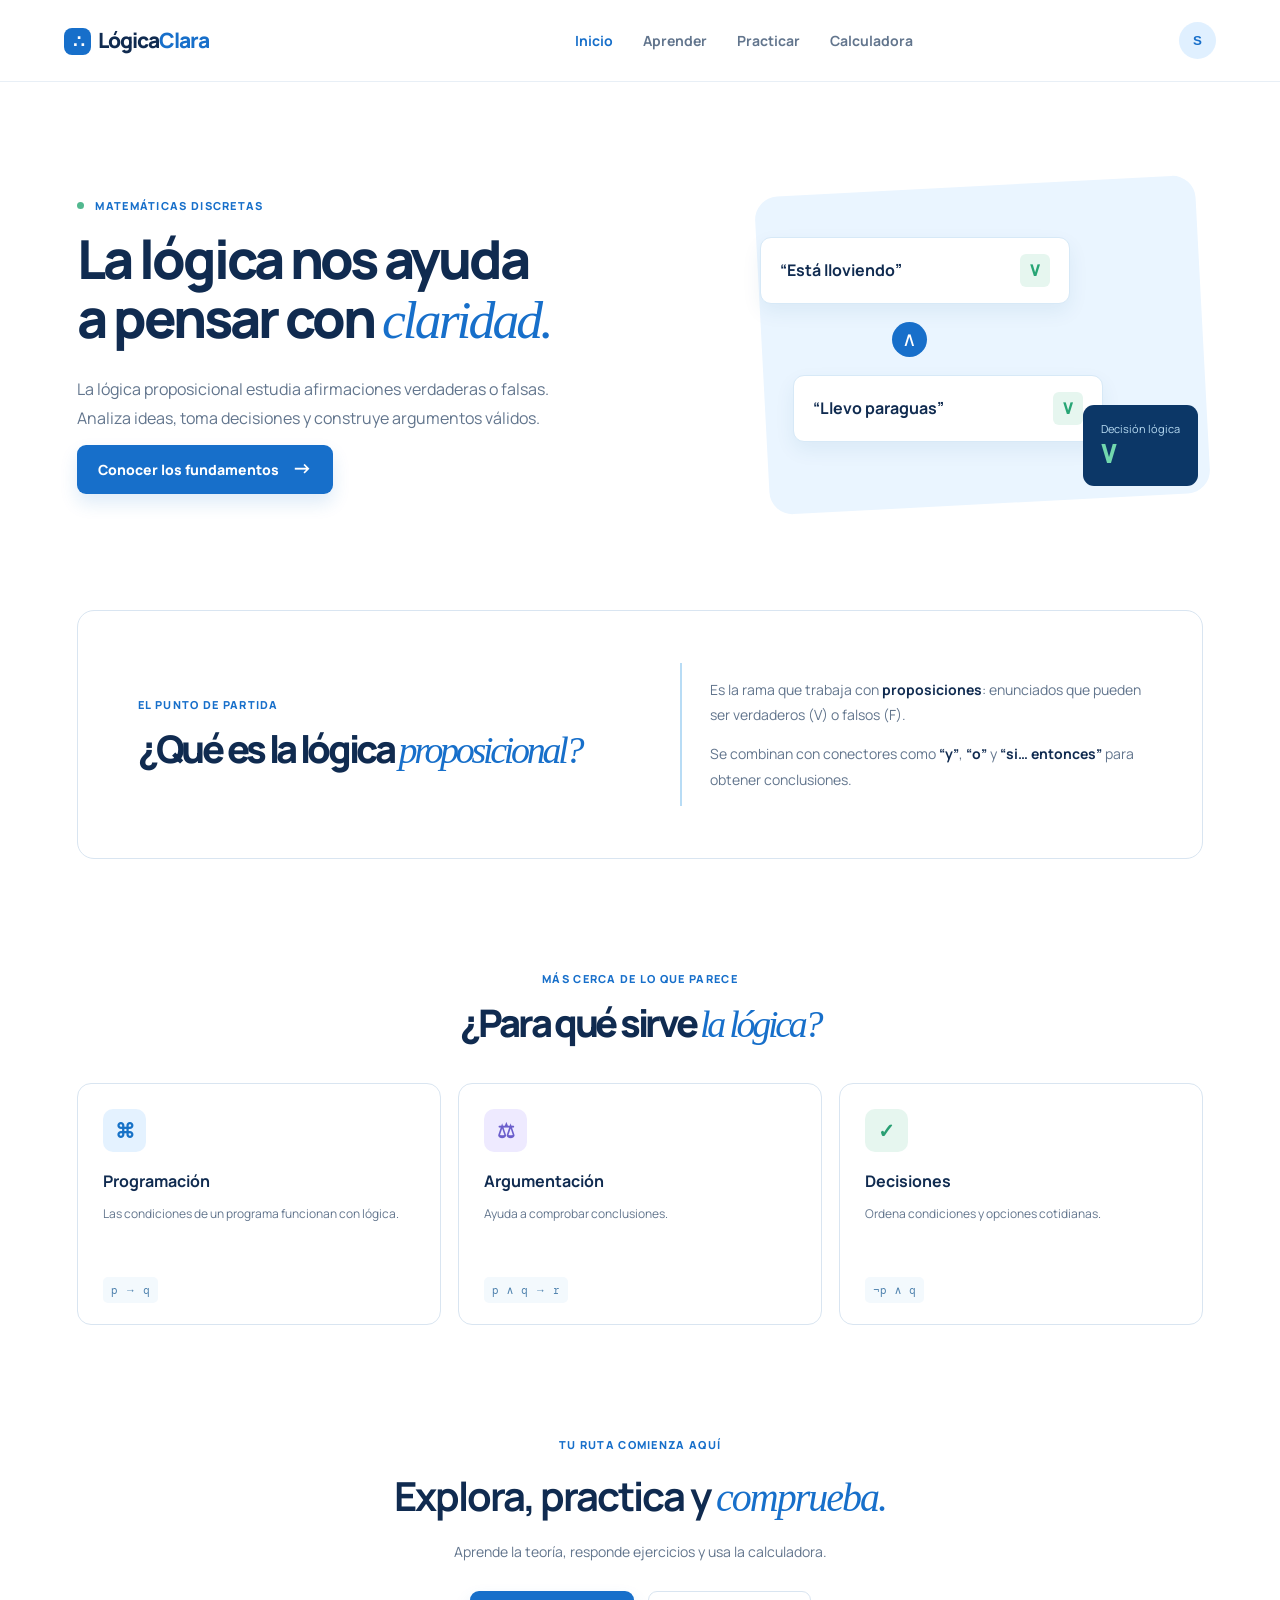
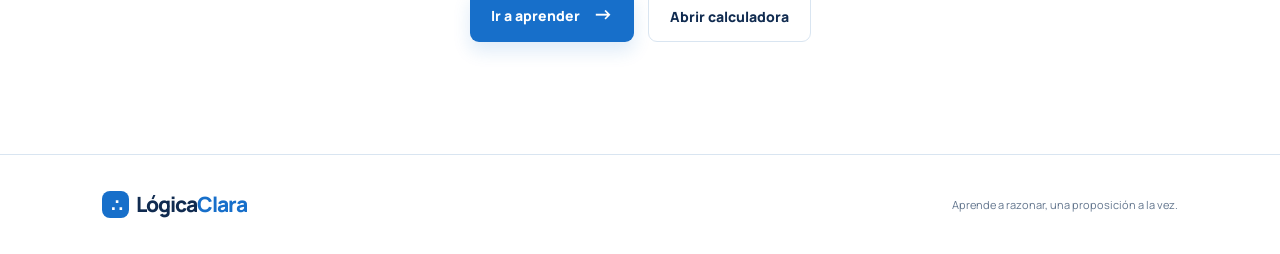
<file: index.html>
<!doctype html><html lang="es"><head><meta charset="UTF-8"><meta name="viewport" content="width=device-width, initial-scale=1.0"><title>Lógica Clara</title><link rel="preconnect" href="https://fonts.googleapis.com"><link rel="preconnect" href="https://fonts.gstatic.com" crossorigin><link href="https://fonts.googleapis.com/css2?family=DM+Mono:wght@400;500&family=Manrope:wght@400;500;600;700;800&display=swap" rel="stylesheet"><link rel="stylesheet" href="styles.css"></head><body><header class="topbar"><a class="brand" href="index.html"><span class="brand-mark">∴</span>Lógica<span>Clara</span></a><nav><a class="active" href="index.html">Inicio</a><a href="aprender.html">Aprender</a><a href="practicar.html">Practicar</a><a href="calculadora.html">Calculadora</a></nav><button class="profile" id="creditsButton" aria-expanded="false">S</button></header><aside class="credits-panel" id="creditsPanel" hidden><div class="credits-heading"><div><span>CRÉDITOS</span><h2>Equipo del proyecto</h2></div><button id="closeCredits">×</button></div><div class="credit-person"><img src="file:///C:/Users/sebas/OneDrive/Desktop/ESREBASTIAN/dibujos/1625583333308.png"><p>Sebastian Peña</p></div><div class="credit-person"><img src="file:///C:/Users/sebas/AppData/Local/Temp/codex-clipboard-08fa51cb-80ac-4c4b-9663-6a2da77a817c.png"><p>Sebastian Muñoz Chaar</p></div><div class="credit-person"><img src="file:///C:/Users/sebas/AppData/Local/Temp/codex-clipboard-df508469-1060-4ac8-a8fa-6ed6b1751ac9.png"><p>Diego Alejandro Muñoz</p></div><div class="credit-person"><img src="file:///C:/Users/sebas/AppData/Local/Temp/codex-clipboard-e736ccd5-fc0d-44ee-9ea7-b72a58064fea.png"><p>Mario Benotti</p></div></aside><main><section class="intro-hero"><div><p class="eyebrow"><i></i> Matemáticas discretas</p><h1>La lógica nos ayuda<br>a pensar con <em>claridad.</em></h1><p class="lead">La lógica proposicional estudia afirmaciones verdaderas o falsas. Analiza ideas, toma decisiones y construye argumentos válidos.</p><a class="button primary" href="aprender.html">Conocer los fundamentos <b>→</b></a></div><div class="thinking-visual"><div class="statement top">“Está lloviendo” <span>V</span></div><div class="operator">∧</div><div class="statement bottom">“Llevo paraguas” <span>V</span></div><div class="result-bubble">Decisión lógica<br><b>V</b></div></div></section><section class="what-is"><div class="section-heading"><p class="eyebrow">El punto de partida</p><h2>¿Qué es la lógica <em>proposicional?</em></h2></div><div class="what-copy"><p>Es la rama que trabaja con <b>proposiciones</b>: enunciados que pueden ser verdaderos (V) o falsos (F).</p><p>Se combinan con conectores como <b>“y”</b>, <b>“o”</b> y <b>“si… entonces”</b> para obtener conclusiones.</p></div></section><section class="uses"><div class="section-heading centered"><p class="eyebrow">Más cerca de lo que parece</p><h2>¿Para qué sirve <em>la lógica?</em></h2></div><div class="use-grid"><article><div class="use-icon">⌘</div><h3>Programación</h3><p>Las condiciones de un programa funcionan con lógica.</p><code>p → q</code></article><article><div class="use-icon sky">⚖</div><h3>Argumentación</h3><p>Ayuda a comprobar conclusiones.</p><code>p ∧ q → r</code></article><article><div class="use-icon green">✓</div><h3>Decisiones</h3><p>Ordena condiciones y opciones cotidianas.</p><code>¬p ∧ q</code></article></div></section><section class="path-cta"><p class="eyebrow">Tu ruta comienza aquí</p><h2>Explora, practica y <em>comprueba.</em></h2><p>Aprende la teoría, responde ejercicios y usa la calculadora.</p><div><a class="button primary" href="aprender.html">Ir a aprender <b>→</b></a><a class="button ghost" href="calculadora.html">Abrir calculadora</a></div></section></main><footer><a class="brand" href="index.html"><span class="brand-mark">∴</span>Lógica<span>Clara</span></a><p>Aprende a razonar, una proposición a la vez.</p></footer><script src="credits.js"></script></body></html>
</file>
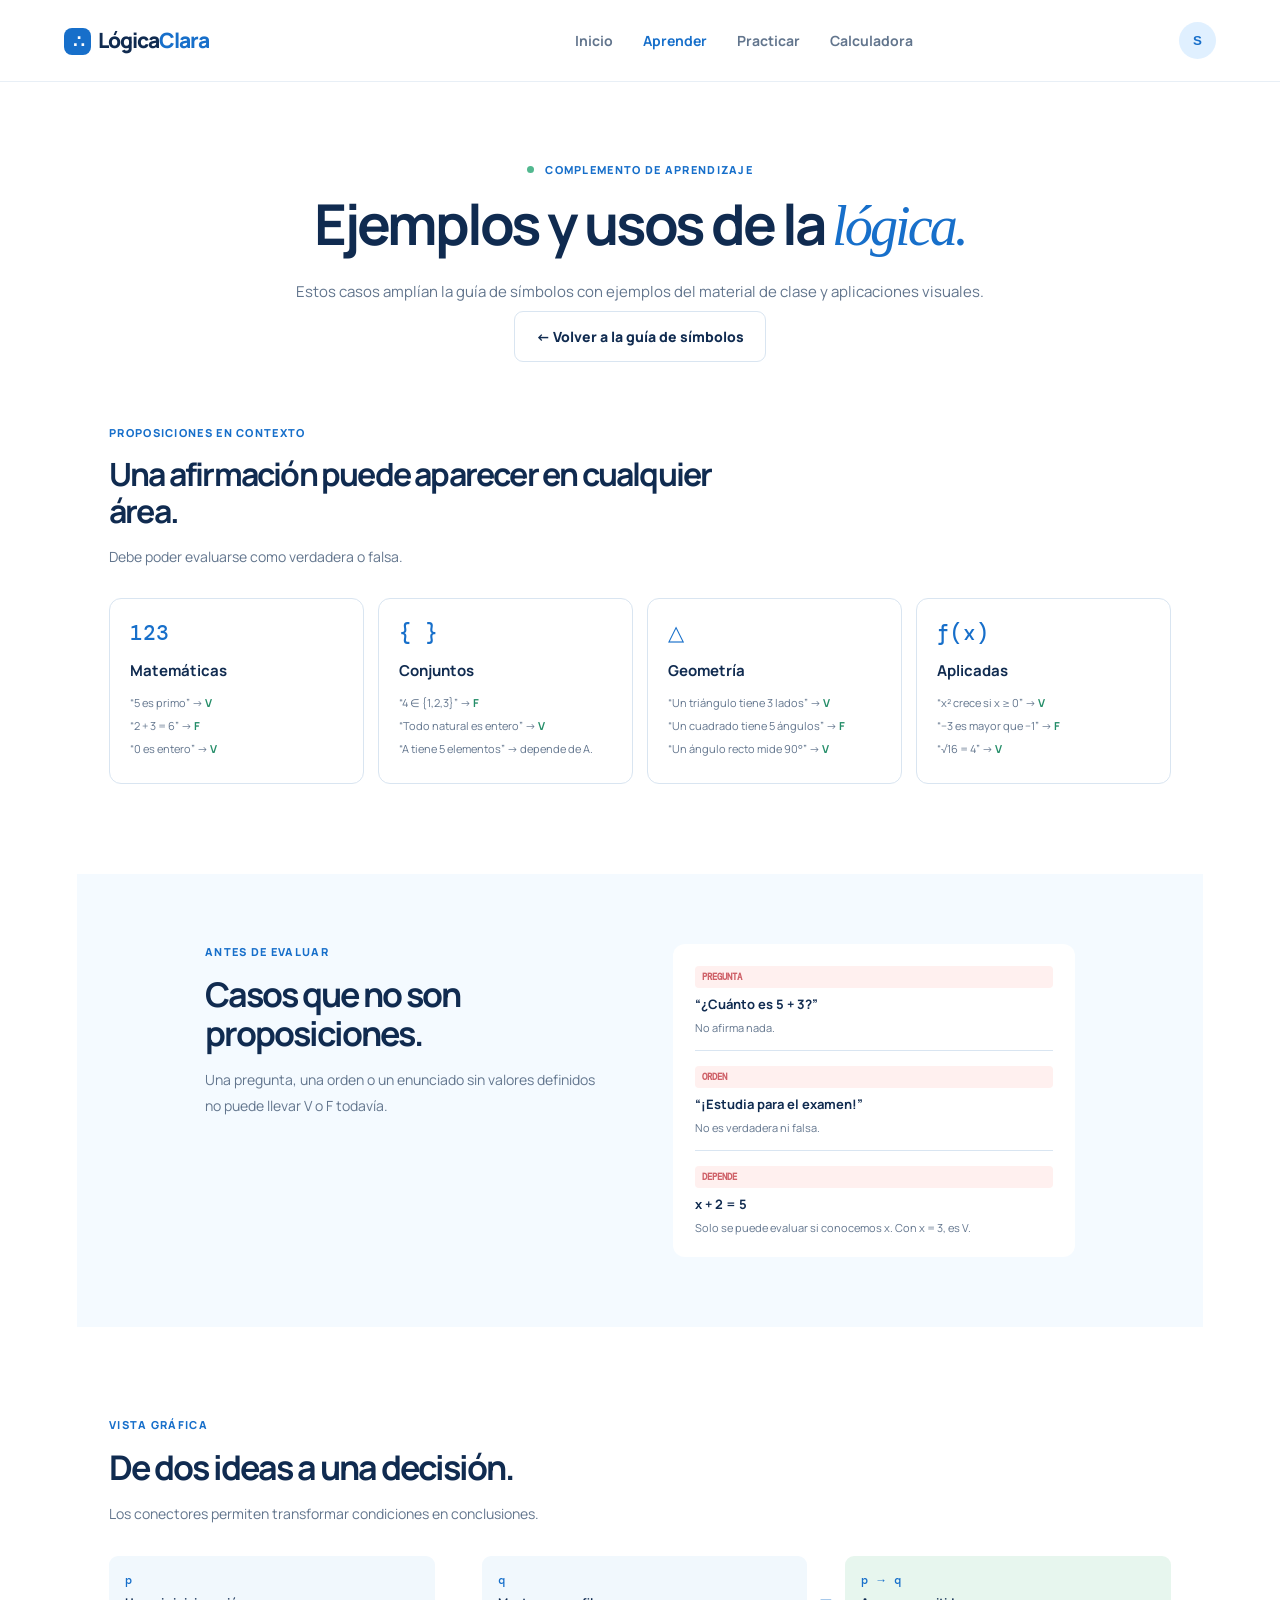
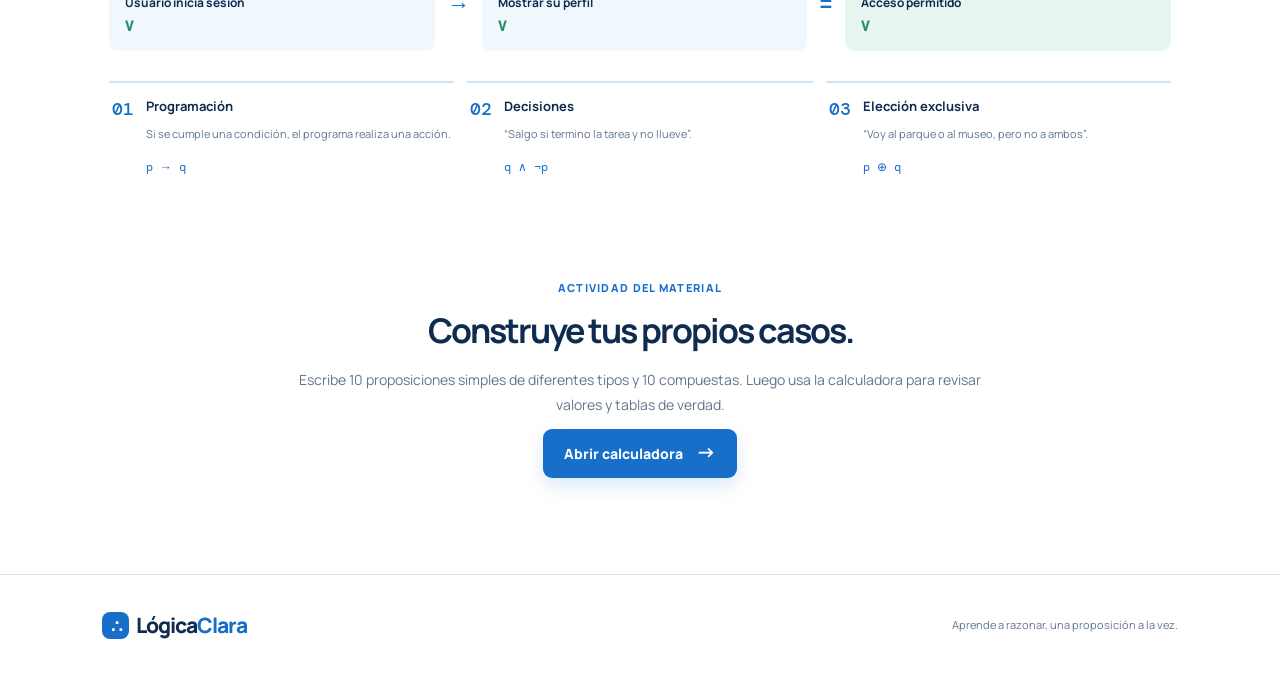
<file: aprender-complemento.html>
<!doctype html><html lang="es"><head><meta charset="UTF-8"><meta name="viewport" content="width=device-width, initial-scale=1.0"><title>Ejemplos y usos | Lógica Clara</title><link rel="preconnect" href="https://fonts.googleapis.com"><link rel="preconnect" href="https://fonts.gstatic.com" crossorigin><link href="https://fonts.googleapis.com/css2?family=DM+Mono:wght@400;500&family=Manrope:wght@400;500;600;700;800&display=swap" rel="stylesheet"><link rel="stylesheet" href="styles.css"></head><body><header class="topbar"><a class="brand" href="index.html"><span class="brand-mark">∴</span>Lógica<span>Clara</span></a><nav><a href="index.html">Inicio</a><a class="active" href="aprender.html">Aprender</a><a href="practicar.html">Practicar</a><a href="calculadora.html">Calculadora</a></nav><button class="profile">S</button></header><main class="learn-page"><section class="learn-hero"><p class="eyebrow"><i></i> Complemento de aprendizaje</p><h1>Ejemplos y usos de la <em>lógica.</em></h1><p>Estos casos amplían la guía de símbolos con ejemplos del material de clase y aplicaciones visuales.</p><a class="button ghost" href="aprender.html">← Volver a la guía de símbolos</a></section><section class="learn-section"><div class="learn-title"><p class="eyebrow">Proposiciones en contexto</p><h2>Una afirmación puede aparecer en cualquier área.</h2><p>Debe poder evaluarse como verdadera o falsa.</p></div><div class="context-grid"><article><span>123</span><h3>Matemáticas</h3><p>“5 es primo” → <b>V</b></p><p>“2 + 3 = 6” → <b>F</b></p><p>“0 es entero” → <b>V</b></p></article><article><span>{ }</span><h3>Conjuntos</h3><p>“4 ∈ {1,2,3}” → <b>F</b></p><p>“Todo natural es entero” → <b>V</b></p><p>“A tiene 5 elementos” → depende de A.</p></article><article><span>△</span><h3>Geometría</h3><p>“Un triángulo tiene 3 lados” → <b>V</b></p><p>“Un cuadrado tiene 5 ángulos” → <b>F</b></p><p>“Un ángulo recto mide 90°” → <b>V</b></p></article><article><span>f(x)</span><h3>Aplicadas</h3><p>“x² crece si x ≥ 0” → <b>V</b></p><p>“−3 es mayor que −1” → <b>F</b></p><p>“√16 = 4” → <b>V</b></p></article></div></section><section class="not-proposition"><div><p class="eyebrow">Antes de evaluar</p><h2>Casos que no son proposiciones.</h2><p>Una pregunta, una orden o un enunciado sin valores definidos no puede llevar V o F todavía.</p></div><div class="not-cases"><div><span class="tag no">PREGUNTA</span><b>“¿Cuánto es 5 + 3?”</b><small>No afirma nada.</small></div><div><span class="tag no">ORDEN</span><b>“¡Estudia para el examen!”</b><small>No es verdadera ni falsa.</small></div><div><span class="tag no">DEPENDE</span><b>x + 2 = 5</b><small>Solo se puede evaluar si conocemos x. Con x = 3, es V.</small></div></div></section><section class="build-section"><div class="build-heading"><p class="eyebrow">Vista gráfica</p><h2>De dos ideas a una decisión.</h2><p>Los conectores permiten transformar condiciones en conclusiones.</p></div><div class="build-flow"><div><small>p</small><b>Usuario inicia sesión</b><span>V</span></div><i>→</i><div><small>q</small><b>Mostrar su perfil</b><span>V</span></div><i>=</i><div class="flow-result"><small>p → q</small><b>Acceso permitido</b><span>V</span></div></div><div class="use-cases"><article><span>01</span><div><h3>Programación</h3><p>Si se cumple una condición, el programa realiza una acción.</p><code>p → q</code></div></article><article><span>02</span><div><h3>Decisiones</h3><p>“Salgo si termino la tarea y no llueve”.</p><code>q ∧ ¬p</code></div></article><article><span>03</span><div><h3>Elección exclusiva</h3><p>“Voy al parque o al museo, pero no a ambos”.</p><code>p ⊕ q</code></div></article></div></section><section class="activity-section"><p class="eyebrow">Actividad del material</p><h2>Construye tus propios casos.</h2><p>Escribe 10 proposiciones simples de diferentes tipos y 10 compuestas. Luego usa la calculadora para revisar valores y tablas de verdad.</p><a class="button primary" href="calculadora.html">Abrir calculadora <b>→</b></a></section></main><footer><a class="brand" href="index.html"><span class="brand-mark">∴</span>Lógica<span>Clara</span></a><p>Aprende a razonar, una proposición a la vez.</p></footer></body></html>
</file>
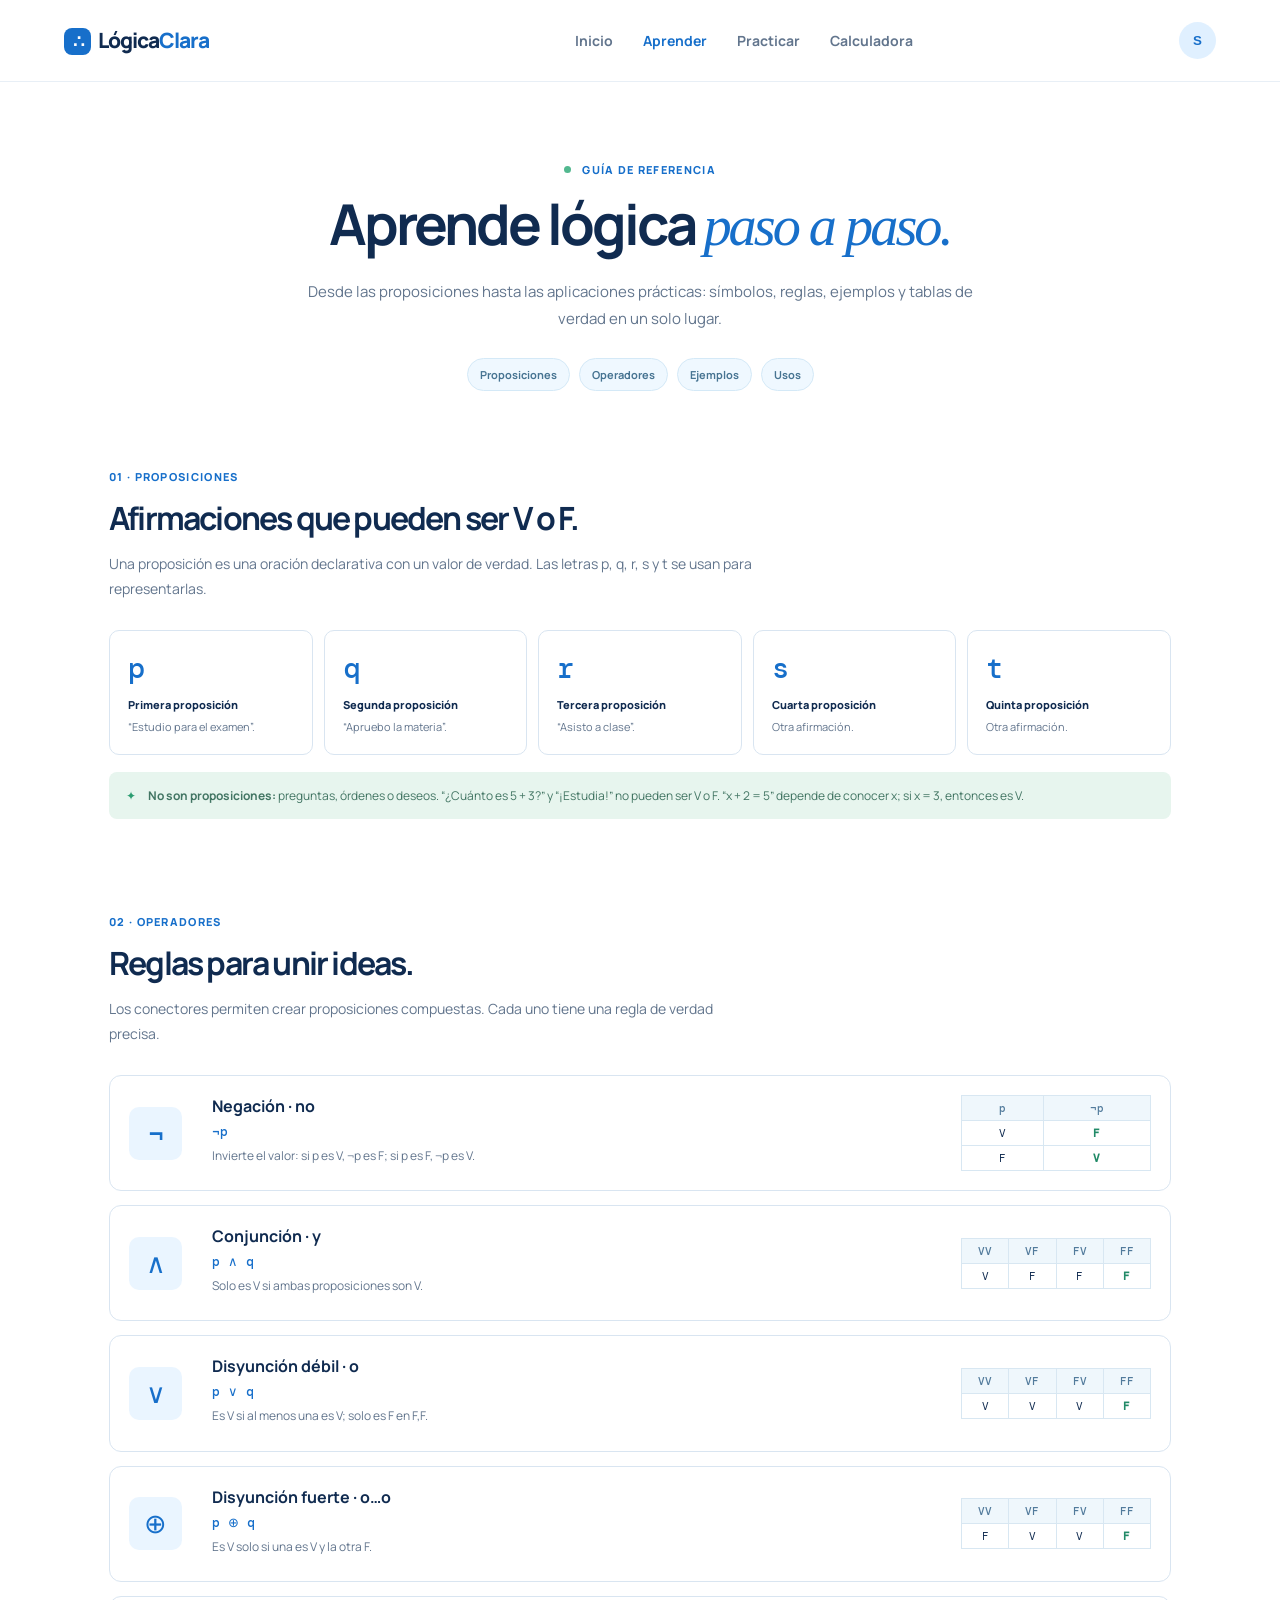
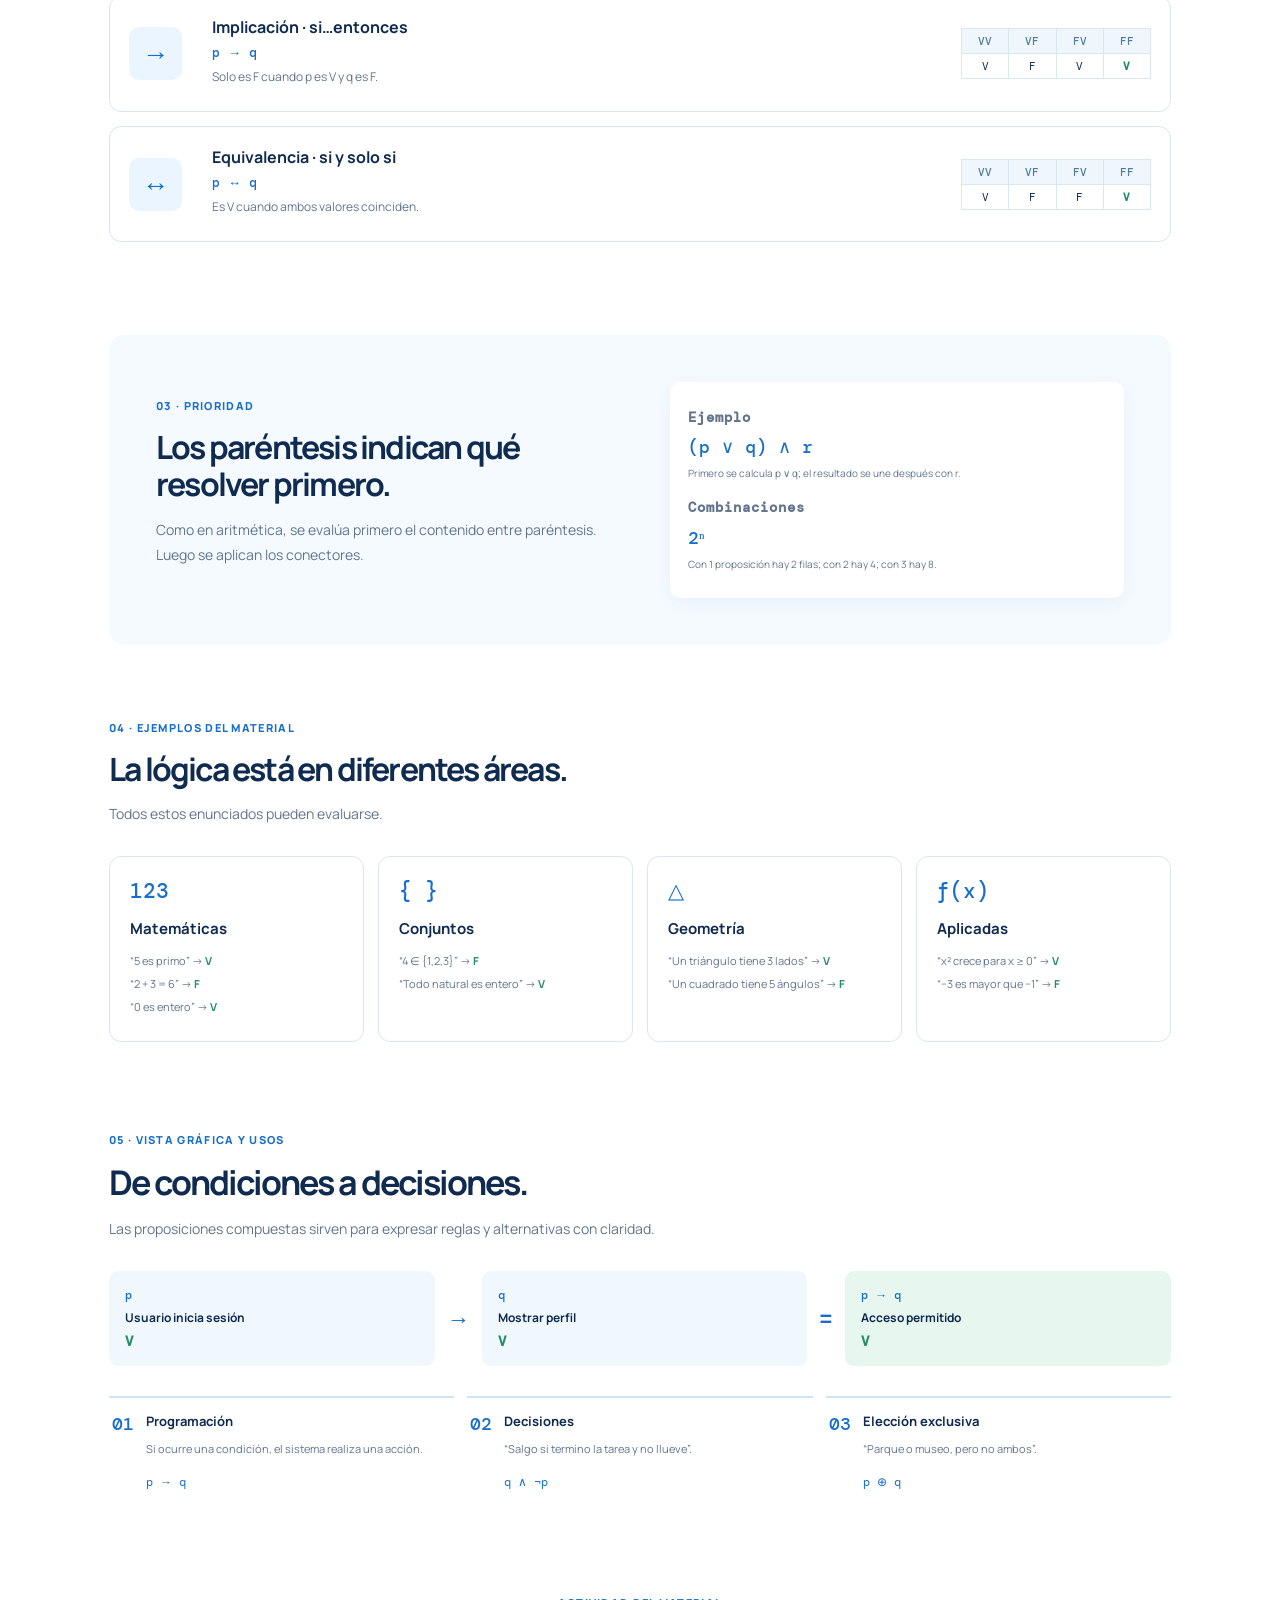
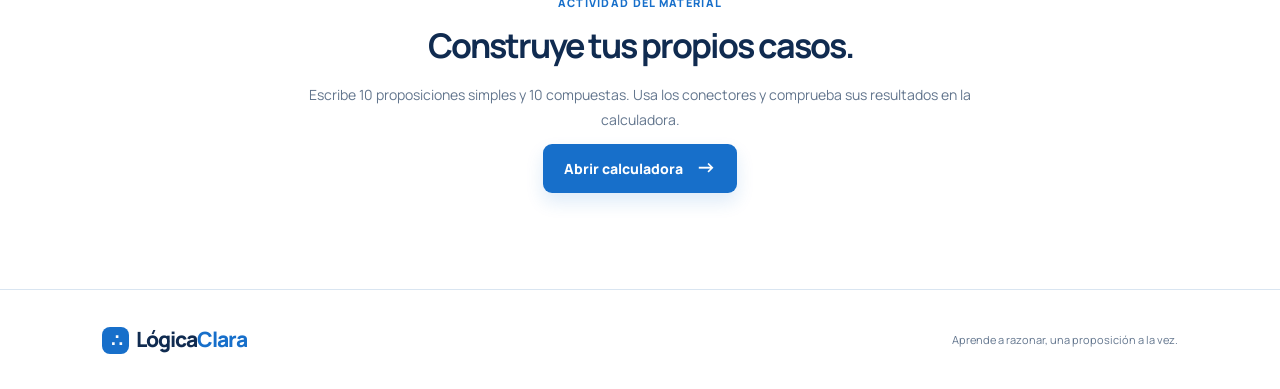
<file: aprender.html>
<!doctype html>
<html lang="es">
<head>
<meta charset="UTF-8">
<meta name="viewport" content="width=device-width, initial-scale=1.0">
<title>Aprender | Lógica Clara</title>
<link rel="preconnect" href="https://fonts.googleapis.com">
<link rel="preconnect" href="https://fonts.gstatic.com" crossorigin>
<link href="https://fonts.googleapis.com/css2?family=DM+Mono:wght@400;500&family=Manrope:wght@400;500;600;700;800&display=swap" rel="stylesheet">
<link rel="stylesheet" href="styles.css">
</head>
<body>
<header class="topbar">
<a class="brand" href="index.html">
<span class="brand-mark">∴</span>Lógica<span>Clara</span>
</a>
<nav>
<a href="index.html">Inicio</a>
<a class="active" href="aprender.html">Aprender</a>
<a href="practicar.html">Practicar</a>
<a href="calculadora.html">Calculadora</a>
</nav>
<button class="profile">S</button>
</header>
<main class="learn-page">
<section class="learn-hero">
<p class="eyebrow">
<i>
</i> Guía de referencia</p>
<h1>Aprende lógica <em>paso a paso.</em>
</h1>
<p>Desde las proposiciones hasta las aplicaciones prácticas: símbolos, reglas, ejemplos y tablas de verdad en un solo lugar.</p>
<div class="learn-nav">
<a href="#proposiciones">Proposiciones</a>
<a href="#operadores">Operadores</a>
<a href="#ejemplos">Ejemplos</a>
<a href="#usos">Usos</a>
</div>
</section>
<section id="proposiciones" class="learn-section">
<div class="learn-title">
<p class="eyebrow">01 · Proposiciones</p>
<h2>Afirmaciones que pueden ser V o F.</h2>
<p>Una proposición es una oración declarativa con un valor de verdad. Las letras p, q, r, s y t se usan para representarlas.</p>
</div>
<div class="variable-grid">
<article>
<b>p</b>
<span>Primera proposición</span>
<p>“Estudio para el examen”.</p>
</article>
<article>
<b>q</b>
<span>Segunda proposición</span>
<p>“Apruebo la materia”.</p>
</article>
<article>
<b>r</b>
<span>Tercera proposición</span>
<p>“Asisto a clase”.</p>
</article>
<article>
<b>s</b>
<span>Cuarta proposición</span>
<p>Otra afirmación.</p>
</article>
<article>
<b>t</b>
<span>Quinta proposición</span>
<p>Otra afirmación.</p>
</article>
</div>
<div class="learn-note">
<span>✦</span>
<p>
<b>No son proposiciones:</b> preguntas, órdenes o deseos. “¿Cuánto es 5 + 3?” y “¡Estudia!” no pueden ser V o F. “x + 2 = 5” depende de conocer x; si x = 3, entonces es V.</p>
</div>
</section>
<section id="operadores" class="learn-section operators-section">
<div class="learn-title">
<p class="eyebrow">02 · Operadores</p>
<h2>Reglas para unir ideas.</h2>
<p>Los conectores permiten crear proposiciones compuestas. Cada uno tiene una regla de verdad precisa.</p>
</div>
<div class="operator-lessons">
<article>
<div class="operator-symbol">¬</div>
<div>
<h3>Negación · no</h3>
<p class="logic-example">¬p</p>
<p>Invierte el valor: si p es V, ¬p es F; si p es F, ¬p es V.</p>
</div>
<table>
<tr>
<th>p</th>
<th>¬p</th>
</tr>
<tr>
<td>V</td>
<td>F</td>
</tr>
<tr>
<td>F</td>
<td>V</td>
</tr>
</table>
</article>
<article>
<div class="operator-symbol">∧</div>
<div>
<h3>Conjunción · y</h3>
<p class="logic-example">p ∧ q</p>
<p>Solo es V si ambas proposiciones son V.</p>
</div>
<table>
<tr>
<th>VV</th>
<th>VF</th>
<th>FV</th>
<th>FF</th>
</tr>
<tr>
<td>V</td>
<td>F</td>
<td>F</td>
<td>F</td>
</tr>
</table>
</article>
<article>
<div class="operator-symbol">∨</div>
<div>
<h3>Disyunción débil · o</h3>
<p class="logic-example">p ∨ q</p>
<p>Es V si al menos una es V; solo es F en F,F.</p>
</div>
<table>
<tr>
<th>VV</th>
<th>VF</th>
<th>FV</th>
<th>FF</th>
</tr>
<tr>
<td>V</td>
<td>V</td>
<td>V</td>
<td>F</td>
</tr>
</table>
</article>
<article>
<div class="operator-symbol">⊕</div>
<div>
<h3>Disyunción fuerte · o…o</h3>
<p class="logic-example">p ⊕ q</p>
<p>Es V solo si una es V y la otra F.</p>
</div>
<table>
<tr>
<th>VV</th>
<th>VF</th>
<th>FV</th>
<th>FF</th>
</tr>
<tr>
<td>F</td>
<td>V</td>
<td>V</td>
<td>F</td>
</tr>
</table>
</article>
<article>
<div class="operator-symbol">→</div>
<div>
<h3>Implicación · si…entonces</h3>
<p class="logic-example">p → q</p>
<p>Solo es F cuando p es V y q es F.</p>
</div>
<table>
<tr>
<th>VV</th>
<th>VF</th>
<th>FV</th>
<th>FF</th>
</tr>
<tr>
<td>V</td>
<td>F</td>
<td>V</td>
<td>V</td>
</tr>
</table>
</article>
<article>
<div class="operator-symbol">↔</div>
<div>
<h3>Equivalencia · si y solo si</h3>
<p class="logic-example">p ↔ q</p>
<p>Es V cuando ambos valores coinciden.</p>
</div>
<table>
<tr>
<th>VV</th>
<th>VF</th>
<th>FV</th>
<th>FF</th>
</tr>
<tr>
<td>V</td>
<td>F</td>
<td>F</td>
<td>V</td>
</tr>
</table>
</article>
</div>
</section>
<section class="parenthesis-section">
<div>
<p class="eyebrow">03 · Prioridad</p>
<h2>Los paréntesis indican qué resolver primero.</h2>
<p>Como en aritmética, se evalúa primero el contenido entre paréntesis. Luego se aplican los conectores.</p>
</div>
<div class="parenthesis-example">
<p>Ejemplo</p>
<b>(p ∨ q) ∧ r</b>
<small>Primero se calcula p ∨ q; el resultado se une después con r.</small>
<p>Combinaciones</p>
<b>2ⁿ</b>
<small>Con 1 proposición hay 2 filas; con 2 hay 4; con 3 hay 8.</small>
</div>
</section>
<section id="ejemplos" class="learn-section examples-section">
<div class="learn-title">
<p class="eyebrow">04 · Ejemplos del material</p>
<h2>La lógica está en diferentes áreas.</h2>
<p>Todos estos enunciados pueden evaluarse.</p>
</div>
<div class="context-grid">
<article>
<span>123</span>
<h3>Matemáticas</h3>
<p>“5 es primo” → <b>V</b>
</p>
<p>“2 + 3 = 6” → <b>F</b>
</p>
<p>“0 es entero” → <b>V</b>
</p>
</article>
<article>
<span>{ }</span>
<h3>Conjuntos</h3>
<p>“4 ∈ {1,2,3}” → <b>F</b>
</p>
<p>“Todo natural es entero” → <b>V</b>
</p>
</article>
<article>
<span>△</span>
<h3>Geometría</h3>
<p>“Un triángulo tiene 3 lados” → <b>V</b>
</p>
<p>“Un cuadrado tiene 5 ángulos” → <b>F</b>
</p>
</article>
<article>
<span>f(x)</span>
<h3>Aplicadas</h3>
<p>“x² crece para x ≥ 0” → <b>V</b>
</p>
<p>“−3 es mayor que −1” → <b>F</b>
</p>
</article>
</div>
</section>
<section id="usos" class="build-section">
<div class="build-heading">
<p class="eyebrow">05 · Vista gráfica y usos</p>
<h2>De condiciones a decisiones.</h2>
<p>Las proposiciones compuestas sirven para expresar reglas y alternativas con claridad.</p>
</div>
<div class="build-flow">
<div>
<small>p</small>
<b>Usuario inicia sesión</b>
<span>V</span>
</div>
<i>→</i>
<div>
<small>q</small>
<b>Mostrar perfil</b>
<span>V</span>
</div>
<i>=</i>
<div class="flow-result">
<small>p → q</small>
<b>Acceso permitido</b>
<span>V</span>
</div>
</div>
<div class="use-cases">
<article>
<span>01</span>
<div>
<h3>Programación</h3>
<p>Si ocurre una condición, el sistema realiza una acción.</p>
<code>p → q</code>
</div>
</article>
<article>
<span>02</span>
<div>
<h3>Decisiones</h3>
<p>“Salgo si termino la tarea y no llueve”.</p>
<code>q ∧ ¬p</code>
</div>
</article>
<article>
<span>03</span>
<div>
<h3>Elección exclusiva</h3>
<p>“Parque o museo, pero no ambos”.</p>
<code>p ⊕ q</code>
</div>
</article>
</div>
</section>
<section class="activity-section">
<p class="eyebrow">Actividad del material</p>
<h2>Construye tus propios casos.</h2>
<p>Escribe 10 proposiciones simples y 10 compuestas. Usa los conectores y comprueba sus resultados en la calculadora.</p>
<a class="button primary" href="calculadora.html">Abrir calculadora <b>→</b>
</a>
</section>
</main>
<footer>
<a class="brand" href="index.html">
<span class="brand-mark">∴</span>Lógica<span>Clara</span>
</a>
<p>Aprende a razonar, una proposición a la vez.</p>
</footer>
<script src="credits.js"></script>
</body>
</html>
</file>
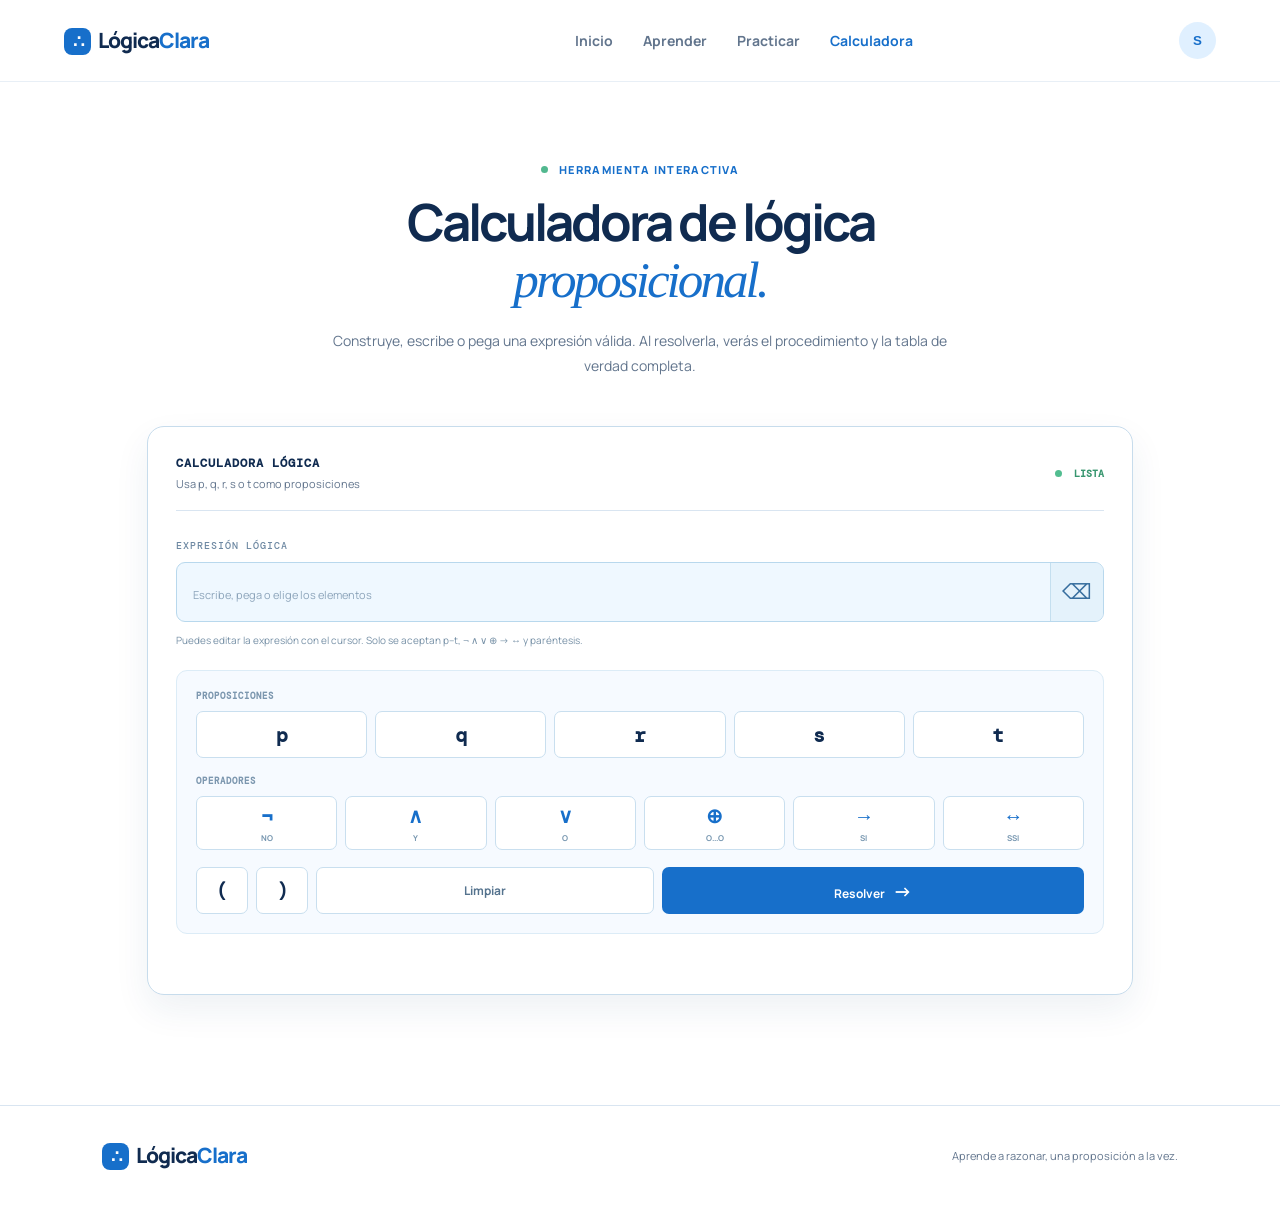
<file: calculadora.html>
<!doctype html><html lang="es"><head><meta charset="UTF-8"><meta name="viewport" content="width=device-width, initial-scale=1.0"><title>Calculadora | Lógica Clara</title><link rel="preconnect" href="https://fonts.googleapis.com"><link rel="preconnect" href="https://fonts.gstatic.com" crossorigin><link href="https://fonts.googleapis.com/css2?family=DM+Mono:wght@400;500&family=Manrope:wght@400;500;600;700;800&display=swap" rel="stylesheet"><link rel="stylesheet" href="styles.css"></head><body><header class="topbar"><a class="brand" href="index.html"><span class="brand-mark">∴</span>Lógica<span>Clara</span></a><nav><a href="index.html">Inicio</a><a href="aprender.html">Aprender</a><a href="practicar.html">Practicar</a><a class="active" href="calculadora.html">Calculadora</a></nav><button class="profile">S</button></header>
<main class="logic-calculator"><section class="calc-heading"><p class="eyebrow"><i></i> Herramienta interactiva</p><h1>Calculadora de lógica <em>proposicional.</em></h1><p>Construye, escribe o pega una expresión válida. Al resolverla, verás el procedimiento y la tabla de verdad completa.</p></section>
<section class="calculator-machine"><div class="machine-top"><div><span>CALCULADORA LÓGICA</span><small>Usa p, q, r, s o t como proposiciones</small></div><div class="machine-status"><i></i> LISTA</div></div><label for="expression">EXPRESIÓN LÓGICA</label><div class="expression-screen"><input id="expression" spellcheck="false" autocomplete="off" placeholder="Escribe, pega o elige los elementos" aria-label="Expresión lógica"><button id="backspace" class="screen-action" aria-label="Borrar último elemento">⌫</button></div><p class="input-help">Puedes editar la expresión con el cursor. Solo se aceptan p–t, ¬ ∧ ∨ ⊕ → ↔ y paréntesis.</p>
<div class="keypad"><div class="key-group"><p>PROPOSICIONES</p><div class="key-row"><button data-key="p">p</button><button data-key="q">q</button><button data-key="r">r</button><button data-key="s">s</button><button data-key="t">t</button></div></div><div class="key-group"><p>OPERADORES</p><div class="key-row ops"><button data-key="¬">¬<small>NO</small></button><button data-key="∧">∧<small>Y</small></button><button data-key="∨">∨<small>O</small></button><button data-key="⊕">⊕<small>O...O</small></button><button data-key="→">→<small>SI</small></button><button data-key="↔">↔<small>SSI</small></button></div></div><div class="key-actions"><button data-key="(">(</button><button data-key=")">)</button><button id="clear" class="clear-key">Limpiar</button><button id="solve" class="solve-key">Resolver <b>→</b></button></div></div><p class="calc-error" aria-live="polite"></p></section>
<section id="solution" class="solution" hidden><div class="solution-title"><div><p class="eyebrow">Resultado</p><h2>Así se resuelve tu expresión.</h2></div><div class="final-result"><span>RESULTADO</span><strong id="resultValue">V</strong></div></div><div class="values-bar" id="valuesBar"></div><div class="steps-box"><h3>Paso a paso</h3><div id="procedure" class="procedure"></div></div><div class="table-header"><div><h3>Tabla de verdad completa</h3><p id="tableDescription"></p></div><span id="rowCount"></span></div><div class="truth-table-wrap" id="truthTable"></div></section></main><footer><a class="brand" href="index.html"><span class="brand-mark">∴</span>Lógica<span>Clara</span></a><p>Aprende a razonar, una proposición a la vez.</p></footer><script src="app.js"></script></body></html>
</file>
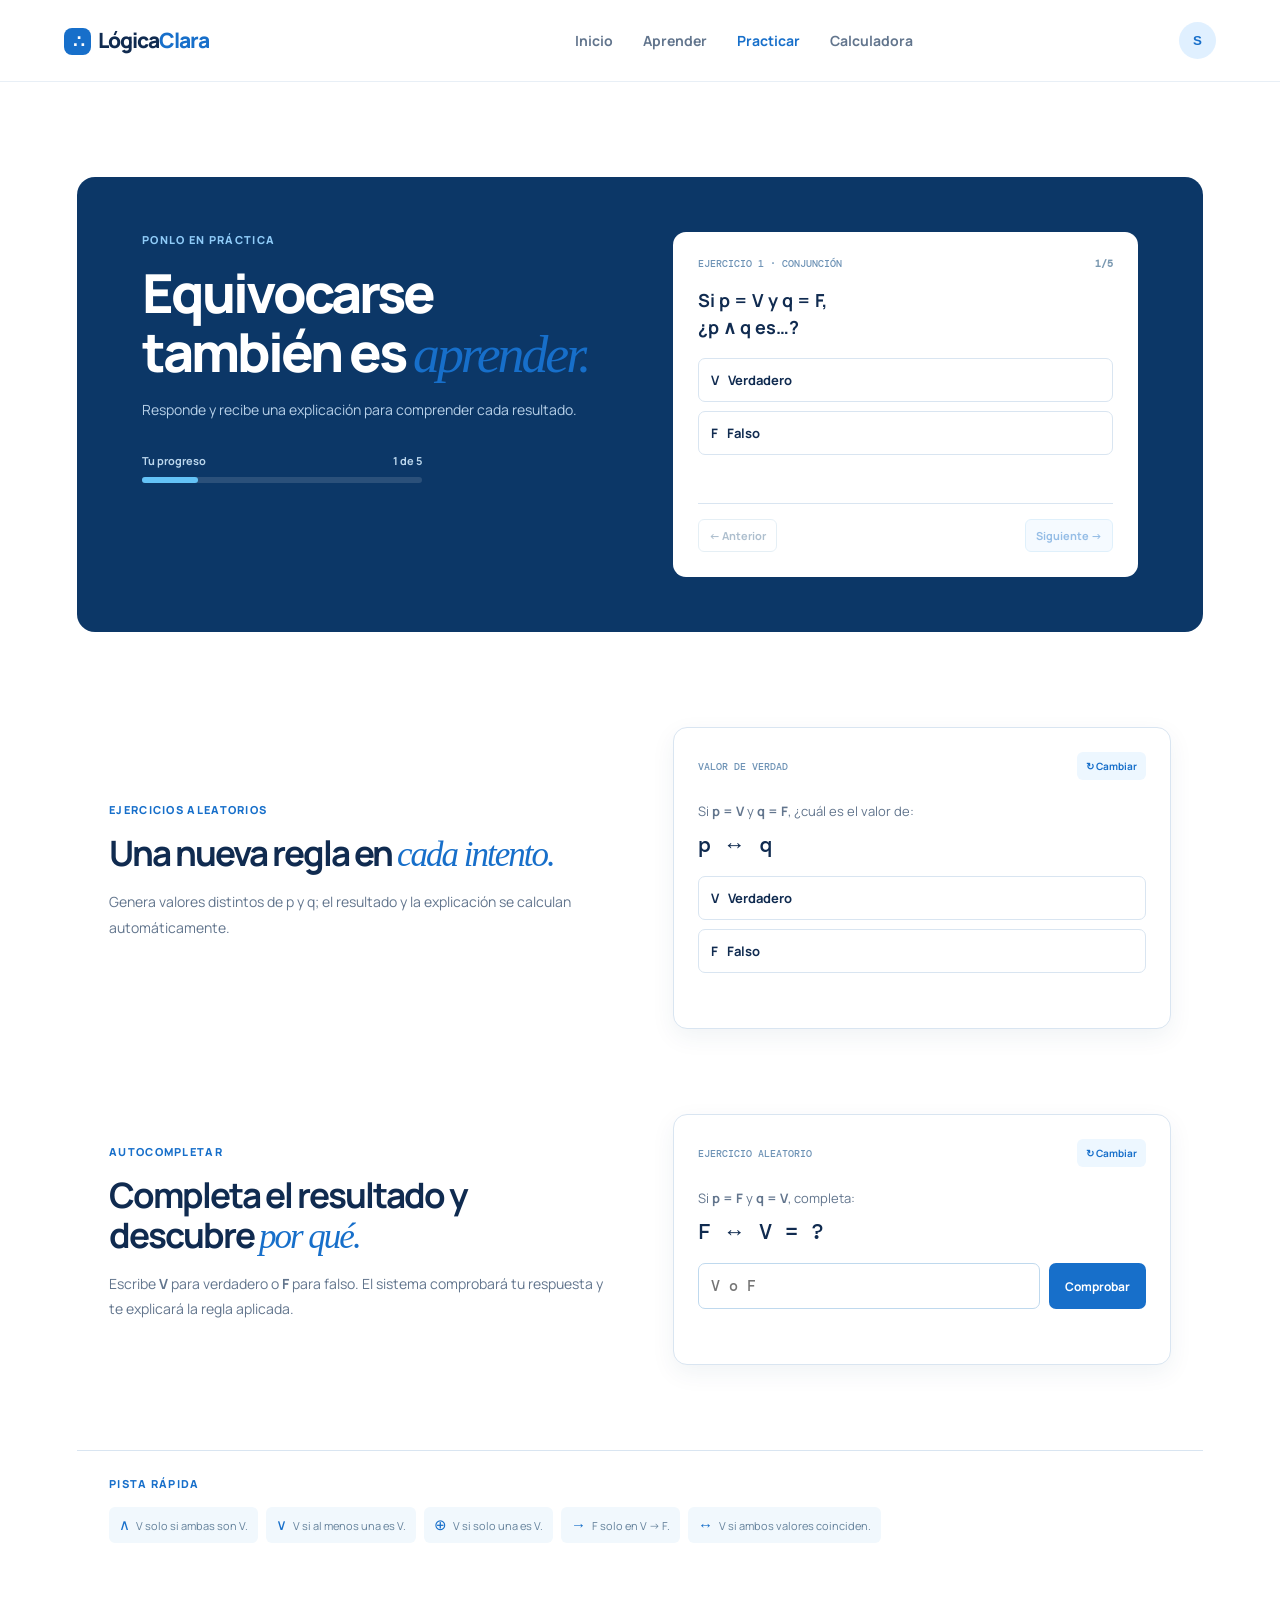
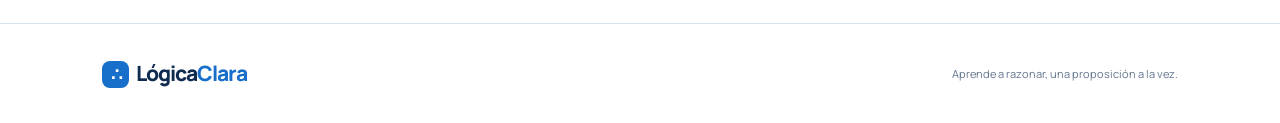
<file: practicar.html>
<!doctype html><html lang="es"><head><meta charset="UTF-8"><meta name="viewport" content="width=device-width, initial-scale=1.0"><title>Practicar | Lógica Clara</title><link rel="preconnect" href="https://fonts.googleapis.com"><link rel="preconnect" href="https://fonts.gstatic.com" crossorigin><link href="https://fonts.googleapis.com/css2?family=DM+Mono:wght@400;500&family=Manrope:wght@400;500;600;700;800&display=swap" rel="stylesheet"><link rel="stylesheet" href="styles.css"></head><body><header class="topbar"><a class="brand" href="index.html"><span class="brand-mark">∴</span>Lógica<span>Clara</span></a><nav><a href="index.html">Inicio</a><a href="aprender.html">Aprender</a><a class="active" href="practicar.html">Practicar</a><a href="calculadora.html">Calculadora</a></nav><button class="profile">S</button></header>
<main class="practice-page"><div class="practice-info"><p class="eyebrow">Ponlo en práctica</p><h1>Equivocarse también es <em>aprender.</em></h1><p>Responde y recibe una explicación para comprender cada resultado.</p><div class="progress"><div><span>Tu progreso</span><b>1 de 5</b></div><i><i></i></i></div></div><div class="practice-card"><span class="practice-label">EJERCICIO · CONJUNCIÓN</span><h3>Si p = V y q = F,<br>¿p ∧ q es…?</h3><div class="option-list"><button data-practice="V">V &nbsp; Verdadero</button><button data-practice="F">F &nbsp; Falso</button></div><div class="practice-feedback" aria-live="polite"></div></div></main>
<section class="random-section"><div class="complete-copy"><p class="eyebrow">Ejercicios aleatorios</p><h2>Una nueva regla en <em>cada intento.</em></h2><p>Genera valores distintos de p y q; el resultado y la explicación se calculan automáticamente.</p></div><div class="complete-card"><div class="exercise-top"><span class="practice-label">VALOR DE VERDAD</span><button class="new-exercise" id="newRandom" type="button">↻ Cambiar</button></div><div id="randomQuestion" class="complete-question"></div><div id="randomOptions" class="option-list"></div><div id="randomFeedback" class="practice-feedback" aria-live="polite"></div></div></section>
<section class="complete-practice"><div class="complete-copy"><p class="eyebrow">Autocompletar</p><h2>Completa el resultado y descubre <em>por qué.</em></h2><p>Escribe <b>V</b> para verdadero o <b>F</b> para falso. El sistema comprobará tu respuesta y te explicará la regla aplicada.</p></div><div class="complete-card"><div class="exercise-top"><span class="practice-label">EJERCICIO ALEATORIO</span><button class="new-exercise" id="newComplete" type="button">↻ Cambiar</button></div><div id="completeQuestion" class="complete-question"></div><div class="complete-input"><input id="completeAnswer" maxlength="1" autocomplete="off" placeholder="V o F" aria-label="Escribe V o F"><button id="checkComplete" type="button">Comprobar</button></div><div id="completeFeedback" class="practice-feedback" aria-live="polite"></div></div></section>
<section class="practice-rules"><p class="eyebrow">Pista rápida</p><div><span><b>∧</b> V solo si ambas son V.</span><span><b>∨</b> V si al menos una es V.</span><span><b>⊕</b> V si solo una es V.</span><span><b>→</b> F solo en V → F.</span><span><b>↔</b> V si ambos valores coinciden.</span></div></section><footer><a class="brand" href="index.html"><span class="brand-mark">∴</span>Lógica<span>Clara</span></a><p>Aprende a razonar, una proposición a la vez.</p></footer><script src="app.js"></script></body></html>
</file>
<file: styles.css>
:root{--ink:#102b50;--blue:#176fca;--sky:#eaf5ff;--line:#d9e5f1;--muted:#62758d;--navy:#0c3767;--mint:#e6f5ef;--white:#fff}*{box-sizing:border-box}html{scroll-behavior:smooth}body{margin:0;color:var(--ink);font-family:Manrope,Arial,sans-serif;background:#fff}.topbar{height:82px;border-bottom:1px solid #e8eff6;display:flex;align-items:center;justify-content:space-between;padding:0 max(5vw,32px);position:sticky;top:0;background:#fffffff2;backdrop-filter:blur(12px);z-index:10}.brand{font-size:21px;font-weight:800;color:var(--ink);text-decoration:none;letter-spacing:-1px}.brand>span:last-child{color:var(--blue)}.brand-mark{display:inline-grid;place-items:center;margin-right:7px;width:27px;height:27px;border-radius:8px;background:var(--blue);color:#fff;font-size:18px}.topbar nav{display:flex;gap:30px;margin-left:100px}.topbar nav a{font-size:14px;text-decoration:none;color:var(--muted);font-weight:700}.topbar nav a.active,.topbar nav a:hover{color:var(--blue)}.profile{border:0;background:#e0f0ff;color:var(--blue);border-radius:50%;width:37px;height:37px;font-weight:800}.hero{min-height:570px;max-width:1190px;margin:auto;padding:88px 32px 70px;display:grid;grid-template-columns:1.1fr .9fr;gap:90px;align-items:center}.eyebrow{color:var(--blue);text-transform:uppercase;font-size:11px;font-weight:800;letter-spacing:1.3px;margin:0 0 16px}.eyebrow i{display:inline-block;width:7px;height:7px;background:#52b88f;border-radius:50%;margin:0 8px 1px 0}.hero h1,.section-heading h2,.theory h2,.practice h2,.calculator h2{font-size:clamp(39px,4.2vw,61px);line-height:1.08;letter-spacing:-3.3px;margin:0;font-weight:800}.hero h1 em,.section-heading h2 em,.practice h2 em,.calculator h2 em{font-family:Georgia,serif;font-weight:400;color:var(--blue)}.lead{font-size:16px;line-height:1.8;color:var(--muted);max-width:515px;margin:25px 0}.hero-actions{display:flex;gap:14px;margin-top:29px}.button{font-size:14px;font-weight:800;text-decoration:none;padding:15px 21px;border-radius:9px}.primary{color:#fff;background:var(--blue);box-shadow:0 9px 18px #176fca24}.primary b{font-size:20px;line-height:0;margin-left:10px}.ghost{border:1px solid var(--line);color:var(--ink);background:#fff}.hero-note{font-size:12px;font-weight:700;color:#6e7f91;margin-top:27px}.check{color:#fff;background:#55ba91;padding:2px 5px;border-radius:50%;margin-right:7px}.logic-card{position:relative;max-width:420px;background:var(--navy);padding:26px 29px 25px;border-radius:18px;color:#fff;box-shadow:18px 18px 0 #ddecfa}.logic-card:before{content:'';position:absolute;width:126px;height:126px;border-radius:50%;border:1px solid #ffffff20;right:-35px;top:-39px}.card-top{position:relative;display:flex;justify-content:space-between;font-size:10px;font-weight:800;letter-spacing:1.4px;color:#a9cfef}.pill{letter-spacing:0;background:#ffffff18;padding:6px 9px;border-radius:20px;color:#d8edff}.question{position:relative;font-size:20px;font-weight:700;line-height:1.45;margin:28px 0 17px}.expression{position:relative;font-family:'DM Mono',monospace;color:#bfdcf6;font-size:23px}.expression b{color:#55d3aa}.expression span{margin-left:12px;color:#7eadd4}.expression strong{color:#fff;margin-left:7px}.answers{position:relative;display:flex;gap:10px;margin:24px 0 14px}.answers button{font-family:'DM Mono';font-weight:700;font-size:16px;color:#fff;background:#ffffff12;border:1px solid #ffffff2c;border-radius:7px;padding:10px 31px;cursor:pointer}.answers button:hover,.answers button.selected{background:#247fcf;border-color:#77c3ff}.quick-feedback{position:relative;font-size:12px;color:#a9cfef;margin:0;height:18px}.stats{max-width:1126px;margin:auto;border:1px solid var(--line);border-radius:14px;display:grid;grid-template-columns:repeat(3,1fr);overflow:hidden}.stats>div{display:flex;align-items:center;gap:15px;padding:21px 32px;border-right:1px solid var(--line)}.stats>div:last-child{border:0}.stat-icon{width:38px;height:38px;display:grid;place-items:center;border-radius:10px;font-size:18px}.book{background:#e8f4ff;color:#1977cf}.star{background:#fff4df;color:#e9a42e}.table{background:#e7f7ef;color:#4fa77f}.stats p{margin:0}.stats b{display:block;font-size:18px}.stats small{font-size:11px;color:var(--muted);font-weight:700}.learning,.connectors{max-width:1190px;margin:118px auto;padding:0 32px}.section-heading{max-width:570px}.section-heading h2{font-size:38px}.section-heading>p:last-child{color:var(--muted);line-height:1.7;font-size:15px}.lesson-grid{display:grid;grid-template-columns:repeat(4,1fr);gap:15px;margin-top:37px}.lesson{min-height:247px;padding:23px;border:1px solid var(--line);border-radius:13px;position:relative}.lesson.featured{background:#eaf5ff;border-color:#d9ecff}.lesson-number{position:absolute;right:19px;top:18px;color:#9aaebe;font:12px 'DM Mono'}.lesson-icon{width:42px;height:42px;border-radius:10px;background:#d1ebff;color:#1977cf;font-size:23px;display:grid;place-items:center;font-weight:800}.lesson-icon.blue{font-size:13px;background:#e4f2ff}.lesson-icon.dark{background:#d8e9f8}.lesson-icon.sky{background:#ddf3ef;color:#258a70}.lesson h3{font-size:16px;margin:18px 0 7px}.lesson p{font-size:12px;color:var(--muted);line-height:1.65;margin:0}.lesson a{position:absolute;bottom:20px;text-decoration:none;font-size:12px;font-weight:800;color:var(--blue)}.lesson a b{margin-left:6px;font-size:16px}.theory{background:#f5faff;padding:92px max(8vw,32px);display:grid;grid-template-columns:.9fr 1fr;gap:100px;align-items:center}.theory h2{font-size:38px}.theory-text>p:not(.eyebrow){line-height:1.8;color:var(--muted);font-size:15px}.tip{display:flex;gap:12px;padding:14px 16px;background:#e7f5ee;border-radius:8px;margin-top:26px}.tip span{color:#54ae89}.tip p{font-size:12px;line-height:1.55;margin:0;color:#497061}.examples{background:#fff;border-radius:14px;padding:22px 24px;box-shadow:0 8px 24px #123b6012}.mono-title,.calculator-panel label{font:500 10px 'DM Mono';letter-spacing:1px;color:#7791aa}.example{padding:15px 0;border-bottom:1px solid #e9f0f6}.example:last-child{border:0}.example p{font-size:14px;margin:0 0 8px;font-weight:700}.example span{font-size:11px;font-weight:700}.true{color:#299b70}.false{color:#e56e71}.neutral{color:#7890a7}.centered{text-align:center;margin:auto}.connector-grid{display:grid;grid-template-columns:repeat(5,1fr);margin-top:38px;border:1px solid var(--line);border-radius:13px;overflow:hidden}.connector-grid article{padding:25px 19px;border-right:1px solid var(--line)}.connector-grid article:last-child{border:0}.connector-grid span{font:500 29px 'DM Mono';color:var(--blue)}.connector-grid h3{font-size:14px;margin:15px 0 8px}.connector-grid p{font-size:11px;line-height:1.5;color:var(--muted);min-height:35px}.connector-grid small{font:10px 'DM Mono';color:#6d89a4}.practice{max-width:1126px;margin:115px auto;background:var(--navy);border-radius:18px;padding:55px 65px;display:grid;grid-template-columns:1fr 1fr;gap:65px;color:#fff}.practice .eyebrow{color:#8fcbf8}.practice h2{font-size:37px;letter-spacing:-2px}.practice h2 em{color:#a8ddff}.practice-info>p:not(.eyebrow){color:#b7d0e8;font-size:14px;line-height:1.7}.progress{margin-top:31px;width:280px}.progress div{display:flex;justify-content:space-between;font-size:11px;font-weight:700;color:#bbd6ec;margin-bottom:9px}.progress i{display:block;height:6px;background:#ffffff20;border-radius:9px}.progress i i{height:6px;width:20%;background:#64c3f7}.practice-card{background:#fff;color:var(--ink);padding:25px;border-radius:13px}.practice-label{font:500 10px 'DM Mono';color:#6d92b5}.practice-card h3{font-size:18px;line-height:1.5;margin:17px 0}.option-list{display:grid;gap:9px}.option-list button{background:#fff;border:1px solid var(--line);color:var(--ink);text-align:left;padding:12px;border-radius:7px;font:700 13px Manrope;cursor:pointer}.option-list button:hover,.option-list button.selected{border-color:#3d9ce7;background:#eff8ff}.practice-feedback{min-height:20px;font-size:11px;line-height:1.5;margin-top:11px}.practice-feedback.good{color:#22946c}.practice-feedback.bad{color:#d45f67}.calculator{background:#f5faff;padding:100px max(8vw,32px);display:grid;grid-template-columns:.72fr 1.28fr;gap:70px;align-items:start}.calculator h2{font-size:39px}.calculator-intro>p:not(.eyebrow){color:var(--muted);font-size:14px;line-height:1.7}.syntax{margin-top:28px;border-left:3px solid #5ab0ed;padding-left:13px;display:grid;gap:6px;font-size:11px;color:#668097}.syntax b{color:var(--ink)}.syntax span{font:500 16px 'DM Mono';color:var(--blue)}.calculator-panel{background:#fff;padding:27px;border-radius:14px;box-shadow:0 8px 30px #103a6220}.input-wrap{margin-top:11px;display:flex;border:1px solid #bcd9ef;border-radius:8px;overflow:hidden}.input-wrap input{width:100%;border:0;padding:13px 14px;font:16px 'DM Mono';outline:none;color:var(--ink)}.input-wrap button,#solve{border:0;background:var(--blue);color:#fff;padding:0 16px;font:700 12px Manrope;white-space:nowrap;cursor:pointer}.input-wrap button b{font-size:18px;margin-left:6px}.calc-result{margin-top:22px;background:#edf7ff;border-radius:9px;padding:17px;display:flex;align-items:center;justify-content:space-between;gap:14px}.calc-result span{display:block;font:500 9px 'DM Mono';color:#6185a3}.calc-result strong{font:800 30px 'DM Mono';color:#2a9b73}.calc-result p{font:12px 'DM Mono';line-height:1.8;color:#3c668a;margin:5px 0 0}.table-button{border:1px solid #a5cfed;background:#fff;color:var(--blue);border-radius:6px;padding:8px 9px;font:700 10px Manrope;cursor:pointer;white-space:nowrap}.calc-error{color:#d55357;font-size:11px;min-height:14px;margin:8px 0 0}.truth-table-wrap{overflow:auto;margin-top:17px}.truth-table{border-collapse:collapse;width:100%;font:12px 'DM Mono';text-align:center}.truth-table th{background:var(--navy);color:#fff;padding:9px}.truth-table td{border:1px solid #d9e8f3;padding:7px;color:#385b7b}.truth-table td:last-child{color:#218b67;font-weight:bold}footer{padding:31px max(8vw,32px);display:flex;align-items:center;justify-content:space-between;border-top:1px solid var(--line)}footer p,footer>span{font-size:11px;color:var(--muted)}@media(max-width:800px){.topbar nav{display:none}.hero,.theory,.practice,.calculator{grid-template-columns:1fr;gap:40px}.hero{padding-top:60px}.logic-card{width:100%;max-width:none}.stats{margin:0 20px}.stats>div{padding:14px 10px;gap:8px}.stats small{font-size:9px}.stat-icon{width:30px;height:30px}.lesson-grid{grid-template-columns:1fr 1fr}.connector-grid{grid-template-columns:1fr 1fr}.connector-grid article:nth-child(2){border-right:0}.connector-grid article{border-bottom:1px solid var(--line)}.practice{margin:70px 20px;padding:35px 28px}.theory,.calculator{padding:65px 32px}footer{flex-direction:column;gap:8px;text-align:center}}@media(max-width:460px){.hero-actions{flex-direction:column}.lesson-grid{grid-template-columns:1fr}.stats{grid-template-columns:1fr}.stats>div{border-right:0;border-bottom:1px solid var(--line)}.connector-grid{grid-template-columns:1fr}.connector-grid article{border-right:0}.calc-result{align-items:flex-start;flex-direction:column}}
.intro-hero{max-width:1190px;margin:auto;padding:92px 32px 96px;display:grid;grid-template-columns:1.08fr .92fr;align-items:center;gap:85px}.intro-hero h1,.subpage h1,.practice-page h1,.calculator h1{font-size:clamp(39px,4.2vw,60px);line-height:1.1;letter-spacing:-3px;margin:0;font-weight:800}.intro-hero h1 em,.practice-page h1 em,.calculator h1 em{font-family:Georgia,serif;font-weight:400;color:var(--blue)}.thinking-visual{min-height:330px;position:relative;display:grid;align-content:center;gap:18px;padding-left:36px}.thinking-visual:before{content:'';position:absolute;inset:12px 0 0 38px;background:#eaf5ff;border-radius:23px;transform:rotate(-3deg)}.statement{position:relative;z-index:1;display:flex;align-items:center;justify-content:space-between;background:#fff;border:1px solid #d7e9f7;border-radius:11px;padding:16px 19px;color:var(--ink);font-weight:700;box-shadow:0 8px 20px #12508112;max-width:310px}.statement span{font:700 16px 'DM Mono';color:#28a575;background:#e6f6ef;padding:6px 10px;border-radius:6px}.statement.bottom{margin-left:33px}.operator{position:relative;z-index:2;background:var(--blue);color:#fff;width:35px;height:35px;border-radius:50%;display:grid;place-items:center;font:500 20px 'DM Mono';margin-left:132px}.result-bubble{position:absolute;right:5px;bottom:18px;z-index:2;background:var(--navy);color:#b9dcf3;padding:15px 18px;border-radius:11px;font-size:11px;line-height:1.6}.result-bubble b{color:#72d8ae;font:700 25px 'DM Mono'}.what-is{max-width:1126px;margin:10px auto 112px;padding:52px 60px;border:1px solid var(--line);border-radius:17px;display:grid;grid-template-columns:1fr 1fr;gap:80px;align-items:center}.what-copy{border-left:2px solid #b8dcf5;padding-left:28px}.what-copy p{color:var(--muted);line-height:1.8;font-size:14px}.what-copy b{color:var(--ink)}.example-band{background:var(--navy);padding:85px max(10vw,32px);color:#fff;display:grid;grid-template-columns:1fr 1fr;gap:85px;align-items:center}.example-band .eyebrow{color:#8fcbf8}.example-band h2{font-size:36px;letter-spacing:-2px;margin:0}.example-band p:not(.eyebrow){color:#b8d3e9;font-size:14px;line-height:1.8}.reasoning{background:#fff;color:var(--ink);border-radius:14px;padding:23px;display:grid;gap:12px;box-shadow:0 11px 28px #001a352b}.reasoning>div{display:grid;grid-template-columns:25px 1fr 28px;align-items:center;gap:8px;padding:10px;background:#f3f9fd;border-radius:7px;font-size:12px}.reasoning small{font:500 14px 'DM Mono';color:var(--blue)}.reasoning span{font:700 13px 'DM Mono';color:#249a6e}.reasoning>i{text-align:center;color:var(--blue);font:500 26px 'DM Mono';font-style:normal}.reasoning>p{text-align:center!important;color:#4b6a86!important;font:14px 'DM Mono';margin:3px 0!important}.reasoning strong{color:#269d70}.uses{max-width:1190px;margin:112px auto;padding:0 32px}.use-grid{display:grid;grid-template-columns:repeat(3,1fr);gap:17px;margin-top:38px}.use-grid article{border:1px solid var(--line);border-radius:14px;padding:25px}.use-icon{width:43px;height:43px;border-radius:10px;display:grid;place-items:center;background:#e4f2ff;color:#1772c7;font-size:20px;font-weight:800}.use-icon.sky{background:#eeeaff;color:#6b5ecc}.use-icon.green{background:#e6f6ef;color:#299f73}.use-grid h3{font-size:16px;margin:18px 0 8px}.use-grid p{color:var(--muted);font-size:12px;line-height:1.7;min-height:61px}.use-grid code{font:11px 'DM Mono';color:#4f82ae;background:#f3f9fd;padding:6px 8px;border-radius:5px}.proposition-demo{background:#f5faff;padding:88px max(10vw,32px);display:grid;grid-template-columns:1fr 1fr;gap:95px;align-items:center}.proposition-demo h2{font-size:37px;line-height:1.18;letter-spacing:-2px;margin:0}.proposition-demo>div>p:not(.eyebrow){color:var(--muted);font-size:14px;line-height:1.8}.compare{background:#fff;border-radius:13px;padding:8px 23px;box-shadow:0 8px 25px #123b6011}.compare>div{padding:19px 0;border-bottom:1px solid var(--line)}.compare>div:last-child{border:0}.tag{font:700 9px 'DM Mono';padding:5px 7px;border-radius:4px}.tag.yes{background:#e6f6ef;color:#269d70}.tag.no{background:#fff0ef;color:#cf6269}.compare p{color:var(--ink)!important;margin:10px 0 5px;font-weight:700}.compare small{color:var(--muted);font-size:11px}.path-cta{max-width:820px;text-align:center;margin:112px auto;padding:0 32px}.path-cta h2{font-size:40px;letter-spacing:-2px;margin:0}.path-cta h2 em{font-family:Georgia,serif;color:var(--blue);font-weight:400}.path-cta>p:not(.eyebrow){color:var(--muted);font-size:14px;line-height:1.7;max-width:590px;margin:17px auto 27px}.path-cta>div{display:flex;justify-content:center;gap:14px}.subpage{max-width:1190px;margin:auto;padding:85px 32px 120px}.subpage .lesson-grid{margin-top:38px}.practice-page{max-width:1126px;margin:95px auto;padding:55px 65px;background:var(--navy);border-radius:18px;display:grid;grid-template-columns:1fr 1fr;gap:65px;color:#fff}.practice-page .eyebrow{color:#8fcbf8}.practice-page .practice-info>p:not(.eyebrow){color:#b7d0e8;font-size:14px;line-height:1.7}.standalone{min-height:600px}.calculator.standalone{padding-top:90px;padding-bottom:115px}@media(max-width:800px){.intro-hero,.what-is,.example-band,.proposition-demo,.practice-page{grid-template-columns:1fr;gap:40px}.intro-hero{padding-top:60px}.what-is{margin:0 20px 75px;padding:35px}.example-band{gap:35px}.proposition-demo{gap:38px}.use-grid{grid-template-columns:1fr}.practice-page{margin:65px 20px;padding:35px 28px}.path-cta{margin:75px auto}.thinking-visual{min-height:270px}}@media(max-width:460px){.path-cta>div{flex-direction:column}.statement.bottom{margin-left:10px}.thinking-visual{padding-left:8px}.result-bubble{right:0}.what-is{padding:28px}.what-copy{padding-left:16px}}
.logic-calculator{max-width:1050px;margin:auto;padding:80px 32px 110px}.calc-heading{text-align:center;max-width:660px;margin:0 auto 48px}.calc-heading h1{font-size:clamp(38px,4vw,54px);letter-spacing:-3px;line-height:1.1;margin:0}.calc-heading h1 em{font-family:Georgia,serif;font-weight:400;color:var(--blue)}.calc-heading>p:not(.eyebrow){font-size:14px;line-height:1.8;color:var(--muted);margin:19px auto 0}.calculator-machine{border:1px solid #c7dcec;border-radius:17px;padding:28px;background:#fff;box-shadow:0 15px 35px #16466c13}.machine-top{display:flex;justify-content:space-between;align-items:center;border-bottom:1px solid var(--line);padding-bottom:19px;margin-bottom:21px}.machine-top span{font:700 12px 'DM Mono';letter-spacing:1px;color:var(--ink);display:block}.machine-top small{font-size:11px;color:var(--muted);margin-top:5px;display:block}.machine-status{font:700 10px 'DM Mono';color:#38966f}.machine-status i{display:inline-block;width:7px;height:7px;background:#52bd90;border-radius:50%;margin-right:6px}.calculator-machine label{font:500 10px 'DM Mono';color:#6d88a2;letter-spacing:1px}.expression-screen{display:flex;background:#eff8ff;border:1px solid #b8d8ed;border-radius:9px;overflow:hidden;margin-top:8px}.expression-screen input{width:100%;border:0;outline:0;background:transparent;padding:16px;font:500 20px 'DM Mono';color:var(--ink);min-width:0}.expression-screen input::placeholder{font:11px Manrope;color:#8ca4ba}.screen-action{border:0;border-left:1px solid #c4dfef;background:#e4f2fb;color:#376e9e;font-size:21px;width:56px;cursor:pointer}.input-help{font-size:10px;color:#7690a6;line-height:1.6;margin:10px 0 22px}.keypad{background:#f6faff;border:1px solid #dcecf7;border-radius:11px;padding:19px}.key-group p{font:700 9px 'DM Mono';letter-spacing:1px;color:#7c97af;margin:0 0 9px}.key-group+.key-group{margin-top:17px}.key-row{display:grid;grid-template-columns:repeat(5,1fr);gap:8px}.key-row button,.key-actions button{border:1px solid #c9dfef;border-radius:7px;background:#fff;color:var(--ink);font:600 20px 'DM Mono';height:47px;cursor:pointer;transition:.15s}.key-row button:hover,.key-actions button:hover{background:#eaf5ff;border-color:#5ca7df;transform:translateY(-1px)}.key-row.ops{grid-template-columns:repeat(6,1fr)}.key-row.ops button{height:54px;color:var(--blue)}.key-row.ops small{display:block;font:700 8px Manrope;color:#7595af;margin-top:3px}.key-actions{display:grid;grid-template-columns:52px 52px 1fr 1.25fr;gap:8px;margin-top:17px}.key-actions button{font-size:17px}.key-actions .clear-key{font:700 12px Manrope;color:#55738e}.key-actions .solve-key{background:var(--blue);border-color:var(--blue);color:#fff;font:700 13px Manrope}.solve-key b{font-size:19px;margin-left:6px}.calc-error{min-height:19px;margin:13px 0 0}.solution{margin-top:62px}.solution-title{display:flex;justify-content:space-between;align-items:center;gap:20px;margin-bottom:22px}.solution-title h2{font-size:30px;letter-spacing:-1.8px;margin:0}.final-result{background:#e5f6ee;border-radius:11px;text-align:center;padding:9px 18px;min-width:88px}.final-result span{display:block;font:700 8px 'DM Mono';color:#4d9176}.final-result strong{font:800 31px 'DM Mono';color:#24986b}.values-bar{display:flex;gap:9px;flex-wrap:wrap;margin-bottom:17px}.values-bar span{background:#edf7ff;border-radius:6px;padding:7px 10px;color:#527896;font:12px 'DM Mono'}.values-bar b{color:var(--blue)}.steps-box{border:1px solid var(--line);border-radius:12px;padding:21px}.steps-box h3,.table-header h3{font-size:15px;margin:0 0 13px}.procedure{display:grid;gap:8px}.step{display:flex;gap:14px;align-items:center;background:#f7fbfe;border-radius:6px;padding:10px 12px;color:#476982;font:13px 'DM Mono'}.step span{width:57px;color:#7a9ab3;font:700 10px Manrope}.step b{font-weight:500}.expression-step{background:#edf7ff;color:#21669d}.final-step{background:#e7f6ee;color:#207d5c}.table-header{display:flex;align-items:end;justify-content:space-between;margin:33px 0 12px}.table-header h3{margin:0}.table-header p{font-size:11px;color:var(--muted);margin:4px 0 0}.table-header>span{font:700 10px 'DM Mono';color:#6184a0;background:#eff7fc;padding:7px 9px;border-radius:5px}.solution .truth-table th{white-space:nowrap}@media(max-width:600px){.logic-calculator{padding:55px 18px 80px}.calculator-machine{padding:18px}.machine-top small{display:none}.key-row.ops{grid-template-columns:repeat(3,1fr)}.key-actions{grid-template-columns:45px 45px 1fr 1.1fr}.solution-title{align-items:flex-start}.solution-title h2{font-size:24px}.step{font-size:11px}.step span{width:46px}.expression-screen input{font-size:16px}}
.learn-page{max-width:1126px;margin:auto;padding:80px 32px 110px}.learn-hero{text-align:center;max-width:700px;margin:0 auto 78px}.learn-hero h1{font-size:clamp(40px,4.4vw,59px);line-height:1.1;letter-spacing:-3px;margin:0}.learn-hero h1 em{font-family:Georgia,serif;font-weight:400;color:var(--blue)}.learn-hero>p:not(.eyebrow){font-size:15px;line-height:1.8;color:var(--muted);margin:20px auto}.learn-nav{display:flex;justify-content:center;flex-wrap:wrap;gap:9px;margin-top:26px}.learn-nav a{font-size:11px;font-weight:700;color:#477492;text-decoration:none;background:#eff8ff;border:1px solid #d4e9f7;border-radius:20px;padding:8px 12px}.learn-section{margin-top:75px}.learn-title{max-width:645px;margin-bottom:29px}.learn-title h2,.parenthesis-section h2,.table-explanation h2{font-size:32px;letter-spacing:-1.8px;line-height:1.15;margin:0}.learn-title>p:not(.eyebrow),.parenthesis-section>div>p:not(.eyebrow),.table-explanation>p:not(.eyebrow){font-size:14px;color:var(--muted);line-height:1.8}.variable-grid{display:grid;grid-template-columns:repeat(5,1fr);gap:11px}.variable-grid article{border:1px solid var(--line);border-radius:10px;padding:18px}.variable-grid article>b{display:block;color:var(--blue);font:500 29px 'DM Mono'}.variable-grid span{font-size:11px;font-weight:800;display:block;margin-top:10px}.variable-grid p{font-size:11px;line-height:1.6;color:var(--muted);margin:6px 0 0}.learn-note{display:flex;gap:12px;margin-top:17px;padding:14px 17px;border-radius:8px;background:#e7f5ee;color:#427563;font-size:12px;line-height:1.6}.learn-note span{color:#2b9c70}.learn-note p{margin:0}.operators-section{margin-top:95px}.operator-lessons{display:grid;gap:14px}.operator-lessons article{display:grid;grid-template-columns:65px 1fr 190px;gap:18px;align-items:center;border:1px solid var(--line);border-radius:12px;padding:19px}.operator-symbol{width:53px;height:53px;display:grid;place-items:center;background:#eaf5ff;border-radius:10px;color:var(--blue);font:500 27px 'DM Mono'}.operator-lessons h3{margin:0;font-size:16px}.operator-lessons p{font-size:12px;color:var(--muted);line-height:1.6;margin:6px 0}.operator-lessons .logic-example{font:500 13px 'DM Mono';color:var(--blue)}.operator-lessons .rule b{color:var(--ink)}.operator-lessons table{border-collapse:collapse;font:11px 'DM Mono';text-align:center}.operator-lessons th{background:#eff7fc;color:#527b9c;font-weight:500}.operator-lessons td,.operator-lessons th{border:1px solid #d8e7f2;padding:5px 7px}.operator-lessons td:last-child{color:#218a67;font-weight:700}.parenthesis-section{margin-top:93px;background:#f4faff;border-radius:15px;padding:47px;display:grid;grid-template-columns:1fr 1fr;gap:60px;align-items:center}.parenthesis-example{background:#fff;border-radius:10px;padding:12px 18px;box-shadow:0 6px 18px #16466c0d}.parenthesis-example p{font:700 9px 'DM Mono';color:#7595af;letter-spacing:1px;margin:11px 0 5px}.parenthesis-example b{font:500 18px 'DM Mono';color:var(--blue)}.parenthesis-example small{display:block;color:var(--muted);font-size:10px;line-height:1.6;margin:6px 0 14px}.table-explanation{text-align:center;max-width:850px;margin:92px auto 0}.table-explanation>p:not(.eyebrow){max-width:610px;margin:17px auto;color:var(--muted)}.table-explanation>div{display:grid;grid-template-columns:repeat(4,1fr);gap:10px;margin:29px 0}.table-explanation>div span{background:#eef7fd;border-radius:8px;padding:14px 7px;color:#6c89a3;font-size:11px;line-height:1.6}.table-explanation>div b{font:500 16px 'DM Mono';color:var(--blue)}@media(max-width:760px){.variable-grid{grid-template-columns:repeat(2,1fr)}.operator-lessons article{grid-template-columns:54px 1fr}.operator-lessons table{grid-column:1/-1;margin-left:0}.parenthesis-section{grid-template-columns:1fr;gap:25px;padding:30px}.table-explanation>div{grid-template-columns:repeat(2,1fr)}}@media(max-width:460px){.learn-page{padding:55px 20px 80px}.variable-grid{grid-template-columns:1fr}.operator-lessons article{padding:15px;gap:12px}.operator-symbol{width:44px;height:44px}.learn-nav{gap:6px}}
.step{align-items:flex-start}.step span{flex:0 0 68px;padding-top:2px}.step b{display:block}.step small{display:block;font:11px Manrope;color:#6c8298;line-height:1.55;margin-top:4px}.final-step small{color:#4e896f}
.random-section,.complete-practice{max-width:1126px;margin:85px auto;padding:0 32px;display:grid;grid-template-columns:1fr 1fr;gap:65px;align-items:center}.random-section{margin-top:95px}.complete-copy h2{font-size:35px;line-height:1.15;letter-spacing:-2px;margin:0}.complete-copy h2 em{font-family:Georgia,serif;font-weight:400;color:var(--blue)}.complete-copy>p:not(.eyebrow){color:var(--muted);font-size:14px;line-height:1.8}.complete-card{border:1px solid var(--line);border-radius:14px;background:#fff;padding:24px;box-shadow:0 8px 24px #123b6010}.exercise-top{display:flex;align-items:center;justify-content:space-between;gap:10px}.new-exercise{border:0;background:#edf7ff;color:var(--blue);font:700 10px Manrope;border-radius:6px;padding:7px 9px;cursor:pointer}.complete-question p{font-size:13px;color:var(--muted);margin:22px 0 10px}.complete-question strong{display:block;font:500 22px 'DM Mono';color:var(--ink);margin-bottom:17px}.complete-input{display:flex;gap:9px}.complete-input input{width:100%;min-width:0;border:1px solid #bfd9ee;border-radius:7px;padding:12px;font:500 15px 'DM Mono';outline-color:var(--blue)}.complete-input button{border:0;border-radius:7px;background:var(--blue);color:#fff;padding:0 16px;font:700 12px Manrope;cursor:pointer}.random-section .option-list button.correct{border-color:#4aae82;background:#e8f7ef;color:#277d5d}.random-section .option-list button.incorrect{border-color:#e7989d;background:#fff2f2;color:#bb525b}.practice-rules{max-width:1126px;margin:80px auto;padding:25px 32px 0;border-top:1px solid var(--line)}.practice-rules>div{display:flex;flex-wrap:wrap;gap:8px}.practice-rules span{background:#f1f8fd;border-radius:6px;color:#63809a;font-size:11px;padding:8px 10px}.practice-rules span b{color:var(--blue);font:500 15px 'DM Mono';margin-right:4px}@media(max-width:800px){.random-section,.complete-practice{grid-template-columns:1fr;gap:30px;margin:65px auto}.practice-rules{margin:55px auto}.complete-copy h2{font-size:30px}}@media(max-width:460px){.random-section,.complete-practice{padding:0 20px}.complete-card{padding:18px}}
.exercise-count{font:700 10px 'DM Mono';color:#7b99b1}.exercise-navigation{display:flex;justify-content:space-between;gap:10px;margin-top:17px;border-top:1px solid var(--line);padding-top:15px}.exercise-navigation button{border:1px solid #c6ddeb;background:#fff;color:#4d7395;border-radius:6px;padding:8px 10px;font:700 11px Manrope;cursor:pointer}.exercise-navigation button:last-child{background:#eaf5ff;border-color:#b9dff8;color:var(--blue)}.exercise-navigation button:disabled{opacity:.45;cursor:not-allowed}.guided-options button.correct{border-color:#4aae82;background:#e8f7ef;color:#277d5d}.guided-options button.incorrect{border-color:#e7989d;background:#fff2f2;color:#bb525b}
.context-grid{display:grid;grid-template-columns:repeat(4,1fr);gap:14px}.context-grid article{border:1px solid var(--line);border-radius:12px;padding:20px}.context-grid article>span{color:var(--blue);font:500 21px 'DM Mono'}.context-grid h3{font-size:15px;margin:13px 0}.context-grid p{font-size:11px;color:var(--muted);line-height:1.65;margin:5px 0}.context-grid p b{color:#248d68}.not-proposition{background:#f4faff;margin:90px -32px;padding:70px max(32px,10vw);display:grid;grid-template-columns:1fr 1fr;gap:65px}.not-proposition h2,.build-heading h2,.activity-section h2{font-size:34px;letter-spacing:-2px;line-height:1.15;margin:0}.not-proposition p:not(.eyebrow),.build-heading p:not(.eyebrow),.activity-section p:not(.eyebrow){font-size:14px;color:var(--muted);line-height:1.8}.not-cases{background:#fff;border-radius:12px;padding:7px 22px}.not-cases div{display:grid;gap:7px;padding:15px 0;border-bottom:1px solid var(--line)}.not-cases div:last-child{border:0}.not-cases b{font-size:13px}.not-cases small{font-size:11px;color:var(--muted)}.build-section{margin-top:90px}.build-flow{margin:30px 0;display:flex;gap:12px;align-items:center}.build-flow>div{flex:1;padding:16px;background:#f1f8fd;border-radius:9px;display:grid;gap:6px}.build-flow small{font:500 12px 'DM Mono';color:var(--blue)}.build-flow b{font-size:12px}.build-flow span{color:#278e69;font:700 14px 'DM Mono'}.build-flow i{font:500 23px 'DM Mono';color:var(--blue)}.flow-result{background:#e7f6ee!important}.use-cases{display:grid;grid-template-columns:repeat(3,1fr);gap:13px}.use-cases article{display:flex;gap:12px;border-top:2px solid #cde5f7;padding:14px 3px}.use-cases span{font:500 18px 'DM Mono';color:var(--blue)}.use-cases h3{font-size:13px;margin:0}.use-cases p{font-size:11px;line-height:1.5;color:var(--muted)}.use-cases code{font:12px 'DM Mono';color:var(--blue)}.activity-section{max-width:720px;text-align:center;margin:90px auto 0}.activity-section>p:not(.eyebrow){margin:17px 0 25px}@media(max-width:800px){.context-grid{grid-template-columns:repeat(2,1fr)}.not-proposition{margin:60px -20px;padding:45px 20px;grid-template-columns:1fr;gap:30px}.build-flow{flex-direction:column;align-items:stretch}.build-flow i{text-align:center}.use-cases{grid-template-columns:1fr}}@media(max-width:460px){.context-grid{grid-template-columns:1fr}}
.credits-panel{position:fixed;z-index:20;right:max(5vw,32px);top:71px;width:275px;background:#fff;border:1px solid var(--line);border-radius:13px;padding:17px;box-shadow:0 15px 35px #103a6224}.credits-heading{display:flex;justify-content:space-between;border-bottom:1px solid var(--line);padding-bottom:12px;margin-bottom:8px}.credits-heading span{font:700 9px 'DM Mono';letter-spacing:1px;color:var(--blue)}.credits-heading h2{font-size:15px;margin:4px 0}.credits-heading button{border:0;background:#f0f7fc;border-radius:5px;font-size:18px;width:28px;height:28px;cursor:pointer}.credit-person{display:flex;align-items:center;gap:11px;padding:9px 0}.credit-person img{width:40px;height:40px;border-radius:50%;object-fit:cover;border:2px solid #e3f1fb}.credit-person p{margin:0;font-size:12px;font-weight:700}
.topbar{flex-wrap:wrap}@media(max-width:800px){.topbar{height:auto;min-height:68px;padding:12px 20px}.topbar nav{display:flex!important;order:3;width:100%;margin:10px 0 0;justify-content:space-between;gap:8px;border-top:1px solid #e8eff6;padding-top:10px}.topbar nav a{font-size:11px}.credits-panel{right:20px;top:111px}}@media(max-width:380px){.topbar nav a{font-size:10px}.topbar{padding-left:14px;padding-right:14px}.credits-panel{right:14px;width:260px}}
</file>
